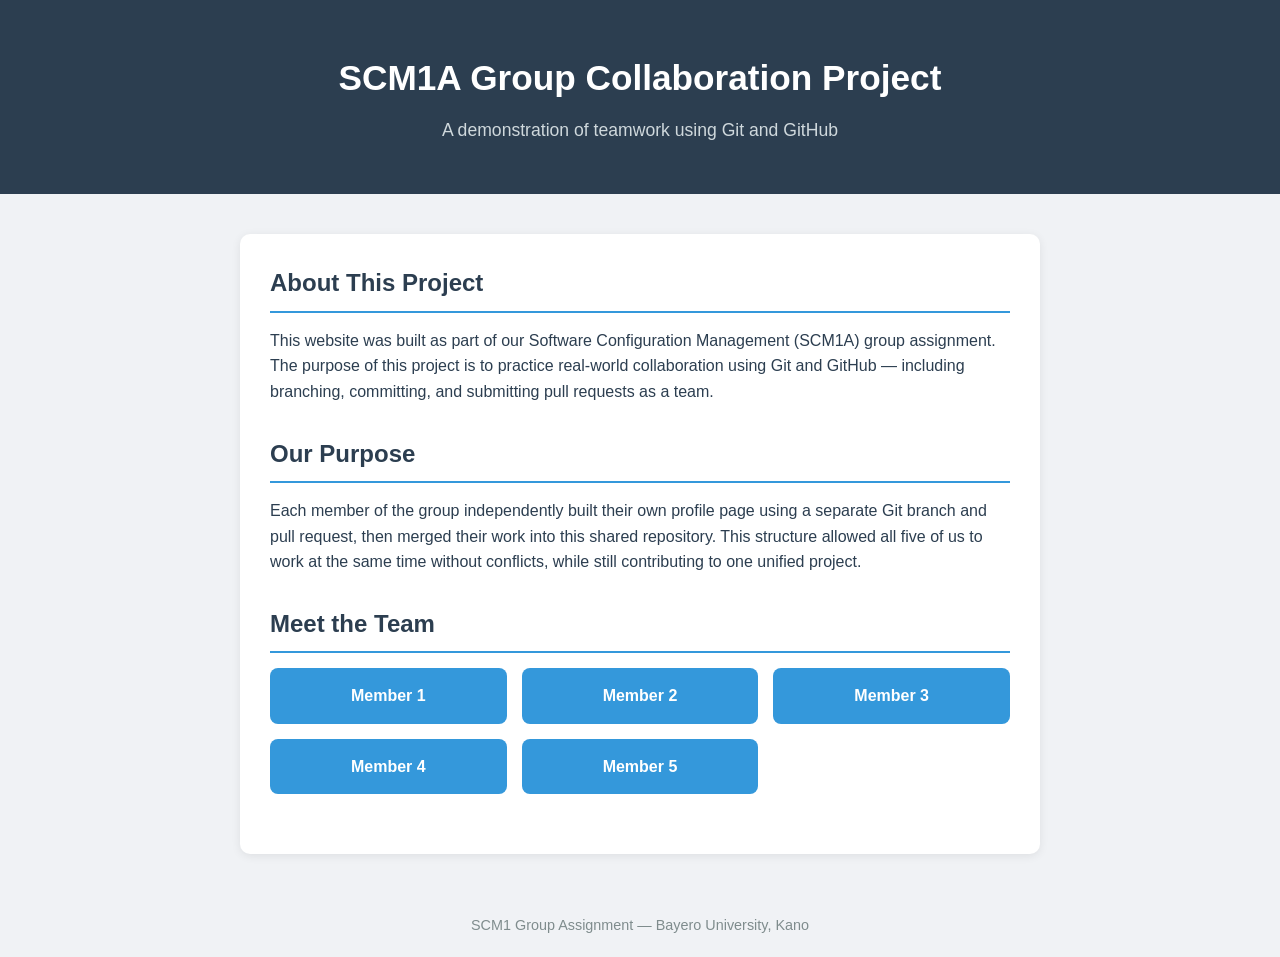
<file: index.html>
<!DOCTYPE html>
<html lang="en">
<head>
  <meta charset="UTF-8">
  <meta name="viewport" content="width=device-width, initial-scale=1.0">
  <title>SCM1A Group Project - Home</title>
  <style>
    * { box-sizing: border-box; margin: 0; padding: 0; }
    body {
      font-family: 'Segoe UI', Arial, sans-serif;
      background: #f0f2f5;
      color: #2c3e50;
      line-height: 1.6;
    }
    header {
      background: #2c3e50;
      color: white;
      padding: 50px 20px;
      text-align: center;
    }
    header h1 { font-size: 2.2em; margin-bottom: 10px; }
    header p { font-size: 1.1em; color: #cfd8dc; }
    main {
      max-width: 800px;
      margin: 40px auto;
      background: white;
      padding: 30px;
      border-radius: 10px;
      box-shadow: 0 2px 10px rgba(0,0,0,0.08);
    }
    section { margin-bottom: 30px; }
    h2 {
      color: #2c3e50;
      border-bottom: 2px solid #3498db;
      padding-bottom: 8px;
      margin-bottom: 15px;
    }
    .members {
      list-style: none;
      display: grid;
      grid-template-columns: repeat(auto-fit, minmax(180px, 1fr));
      gap: 15px;
    }
    .members li a {
      display: block;
      text-align: center;
      background: #3498db;
      color: white;
      text-decoration: none;
      padding: 15px;
      border-radius: 8px;
      font-weight: bold;
      transition: background 0.2s ease;
    }
    .members li a:hover { background: #2980b9; }
    footer {
      text-align: center;
      padding: 20px;
      color: #7f8c8d;
      font-size: 0.9em;
    }
  </style>
</head>
<body>

  <header>
    <h1>SCM1A Group Collaboration Project</h1>
    <p>A demonstration of teamwork using Git and GitHub</p>
  </header>

  <main>
    <section>
      <h2>About This Project</h2>
      <p>
        This website was built as part of our Software Configuration Management (SCM1A)
        group assignment. The purpose of this project is to practice real-world
        collaboration using Git and GitHub — including branching, committing,
        and submitting pull requests as a team.
      </p>
    </section>

    <section>
      <h2>Our Purpose</h2>
      <p>
        Each member of the group independently built their own profile page
        using a separate Git branch and pull request, then merged their work
        into this shared repository. This structure allowed all five of us to
        work at the same time without conflicts, while still contributing to
        one unified project.
      </p>
    </section>

    <section>
      <h2>Meet the Team</h2>
      <ul class="members">
        <li><a href="member1.html">Member 1</a></li>
        <li><a href="member2.html">Member 2</a></li>
        <li><a href="member3.html">Member 3</a></li>
        <li><a href="member4.html">Member 4</a></li>
        <li><a href="member5.html">Member 5</a></li>
      </ul>
    </section>
  </main>

  <footer>
    <p>SCM1 Group Assignment &mdash; Bayero University, Kano</p>
  </footer>

</body>
</html>
</file>
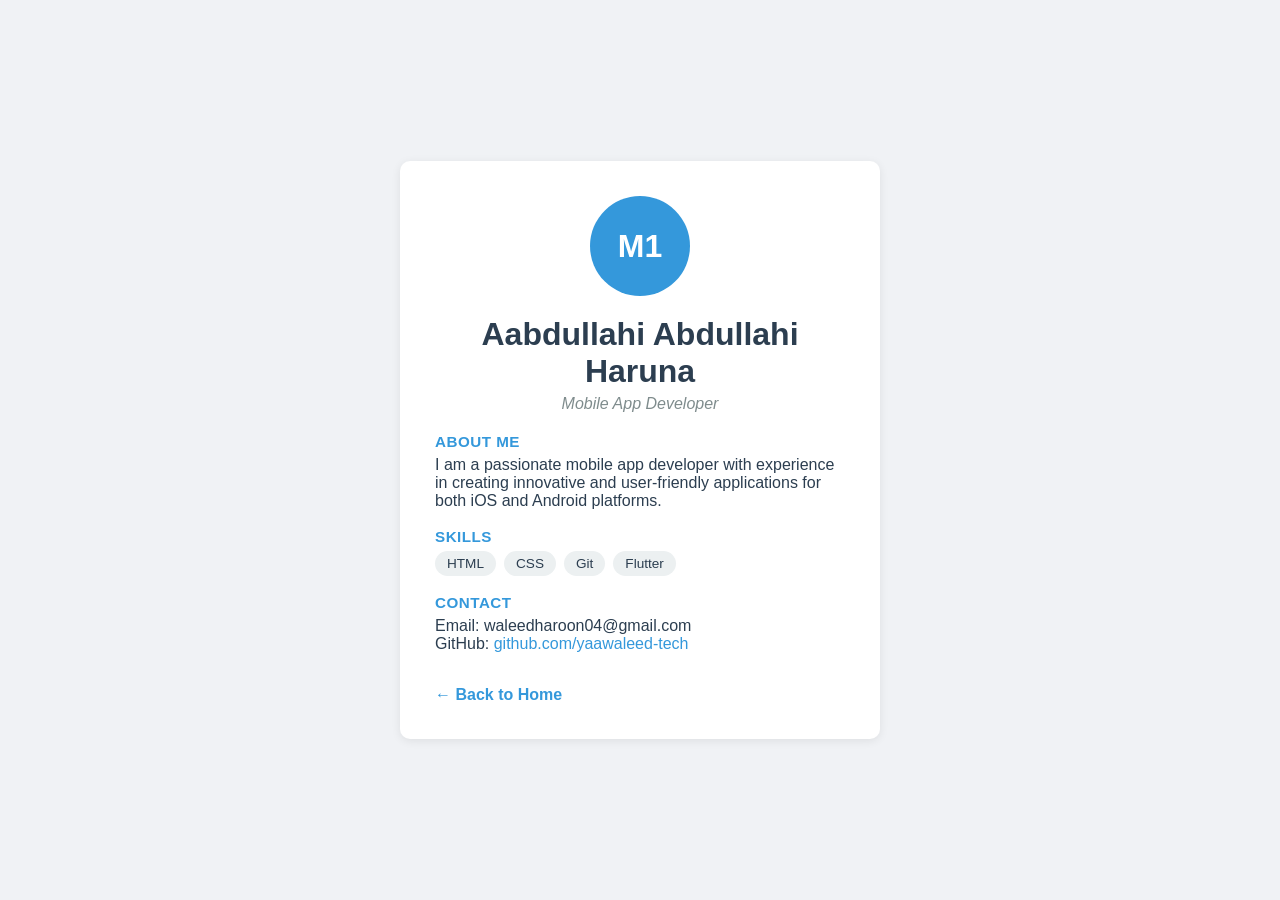
<file: member2.html>
<!DOCTYPE html>
<html lang="en">
<head>
  <meta charset="UTF-8">
  <meta name="viewport" content="width=device-width, initial-scale=1.0">
  <title>Abdullah - Profile</title>
  <style>
    * { box-sizing: border-box; margin: 0; padding: 0; }
    body {
      font-family: 'Segoe UI', Arial, sans-serif;
      background: #f0f2f5;
      color: #2c3e50;
      display: flex;
      justify-content: center;
      align-items: center;
      min-height: 100vh;
      padding: 20px;
    }
    .card {
      background: white;
      max-width: 480px;
      width: 100%;
      padding: 35px;
      border-radius: 10px;
      box-shadow: 0 2px 10px rgba(0,0,0,0.08);
    }
    .avatar {
      width: 100px;
      height: 100px;
      border-radius: 50%;
      background: #3498db;
      color: white;
      display: flex;
      align-items: center;
      justify-content: center;
      font-size: 2em;
      font-weight: bold;
      margin: 0 auto 20px auto;
    }
    h1 { text-align: center; margin-bottom: 5px; }
    .role {
      text-align: center;
      color: #7f8c8d;
      margin-bottom: 20px;
      font-style: italic;
    }
    .section { margin-bottom: 18px; }
    .section h3 {
      color: #3498db;
      margin-bottom: 6px;
      font-size: 0.95em;
      text-transform: uppercase;
      letter-spacing: 0.5px;
    }
    .skills {
      display: flex;
      flex-wrap: wrap;
      gap: 8px;
    }
    .skills span {
      background: #ecf0f1;
      padding: 5px 12px;
      border-radius: 15px;
      font-size: 0.85em;
    }
    a.back {
      display: inline-block;
      margin-top: 15px;
      color: #3498db;
      text-decoration: none;
      font-weight: bold;
    }
    a.back:hover { text-decoration: underline; }
    a.github {
      color: #3498db;
      text-decoration: none;
    }
  </style>
</head>
<body>

  <div class="card">
    <div class="avatar">M1</div>
    <h1>Aabdullahi Abdullahi Haruna</h1>
    <p class="role">Mobile App Developer</p>

    <div class="section">
      <h3>About Me</h3>
      <p> I am a passionate mobile app developer with experience in creating innovative and user-friendly applications for both iOS and Android platforms.</p>
    </div>

    <div class="section">
      <h3>Skills</h3>
      <div class="skills">
        <span>HTML</span>
        <span>CSS</span>
        <span>Git</span>
        <span>Flutter</span>
      </div>
    </div>

    <div class="section">
      <h3>Contact</h3>
      <p>Email: waleedharoon04@gmail.com</p>
      <p>GitHub: <a class="github" href="https://github.com/yaawaleed-tech">github.com/yaawaleed-tech</a></p>
    </div>

    <a class="back" href="index.html">&larr; Back to Home</a>
  </div>

</body>
</html>
</file>
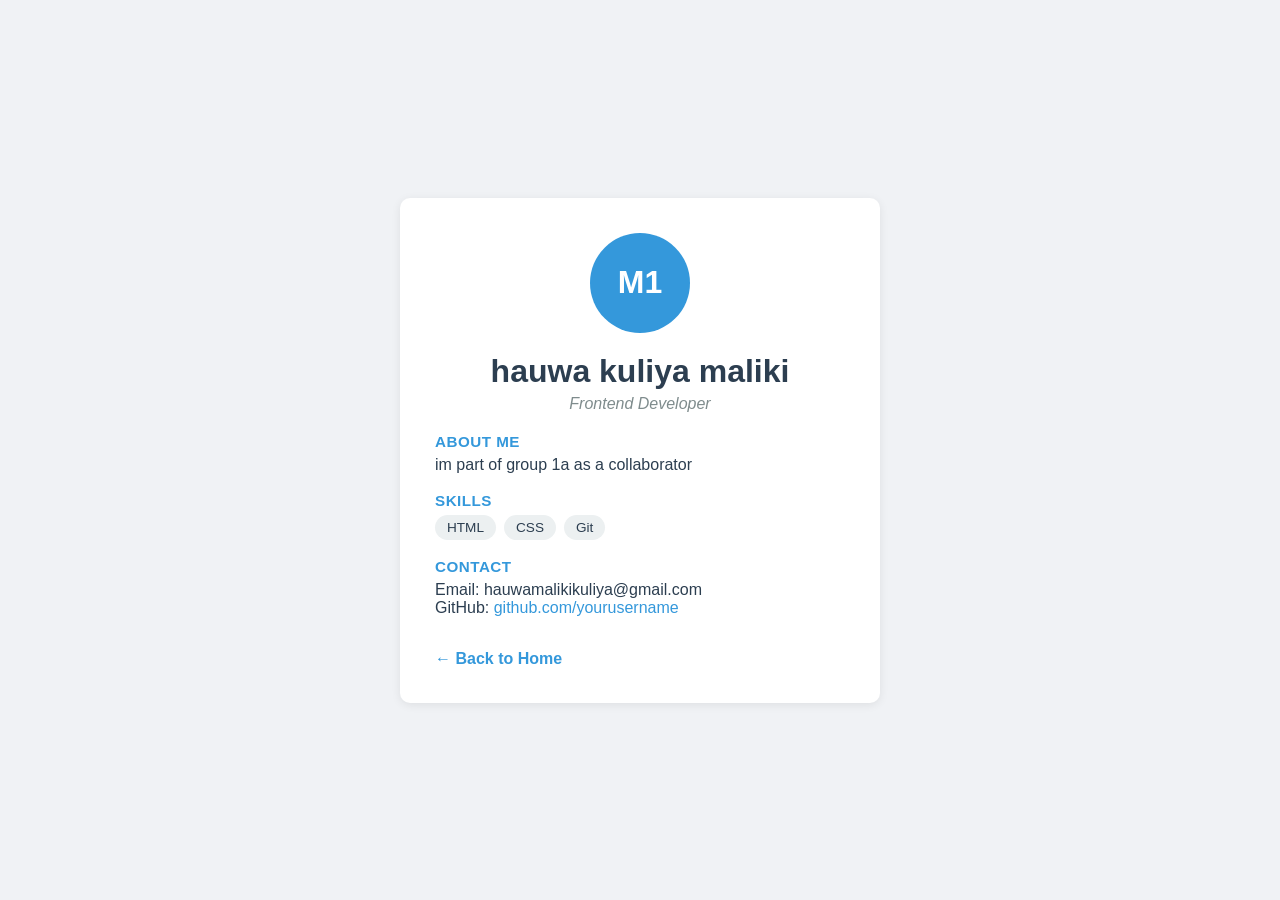
<file: member3.html>
<!DOCTYPE html>
<html lang="en">
<head>
  <meta charset="UTF-8">
  <meta name="viewport" content="width=device-width, initial-scale=1.0">
  <title>Member Name - Profile</title>
  <style>
    * { box-sizing: border-box; margin: 0; padding: 0; }
    body {
      font-family: 'Segoe UI', Arial, sans-serif;
      background: #f0f2f5;
      color: #2c3e50;
      display: flex;
      justify-content: center;
      align-items: center;
      min-height: 100vh;
      padding: 20px;
    }
    .card {
      background: white;
      max-width: 480px;
      width: 100%;
      padding: 35px;
      border-radius: 10px;
      box-shadow: 0 2px 10px rgba(0,0,0,0.08);
    }
    .avatar {
      width: 100px;
      height: 100px;
      border-radius: 50%;
      background: #3498db;
      color: white;
      display: flex;
      align-items: center;
      justify-content: center;
      font-size: 2em;
      font-weight: bold;
      margin: 0 auto 20px auto;
    }
    h1 { text-align: center; margin-bottom: 5px; }
    .role {
      text-align: center;
      color: #7f8c8d;
      margin-bottom: 20px;
      font-style: italic;
    }
    .section { margin-bottom: 18px; }
    .section h3 {
      color: #3498db;
      margin-bottom: 6px;
      font-size: 0.95em;
      text-transform: uppercase;
      letter-spacing: 0.5px;
    }
    .skills {
      display: flex;
      flex-wrap: wrap;
      gap: 8px;
    }
    .skills span {
      background: #ecf0f1;
      padding: 5px 12px;
      border-radius: 15px;
      font-size: 0.85em;
    }
    a.back {
      display: inline-block;
      margin-top: 15px;
      color: #3498db;
      text-decoration: none;
      font-weight: bold;
    }
    a.back:hover { text-decoration: underline; }
    a.github {
      color: #3498db;
      text-decoration: none;
    }
  </style>
</head>
<body>

  <div class="card">
    <div class="avatar">M1</div>
    <h1>hauwa kuliya maliki</h1>
    <p class="role"> Frontend Developer</p>

    <div class="section">
      <h3>About Me</h3>
      <p>im part of group 1a as a collaborator</p>
    </div>

    <div class="section">
      <h3>Skills</h3>
      <div class="skills">
        <span>HTML</span>
        <span>CSS</span>
        <span>Git</span>
        
      </div>
    </div>

    <div class="section">
      <h3>Contact</h3>
      <p>Email: hauwamalikikuliya@gmail.com</p>
      <p>GitHub: <a class="github" href="https://github.com/hauwamk">github.com/yourusername</a></p>
    </div>

    <a class="back" href="index.html">&larr; Back to Home</a>
  </div>

</body>
</html>
</file>
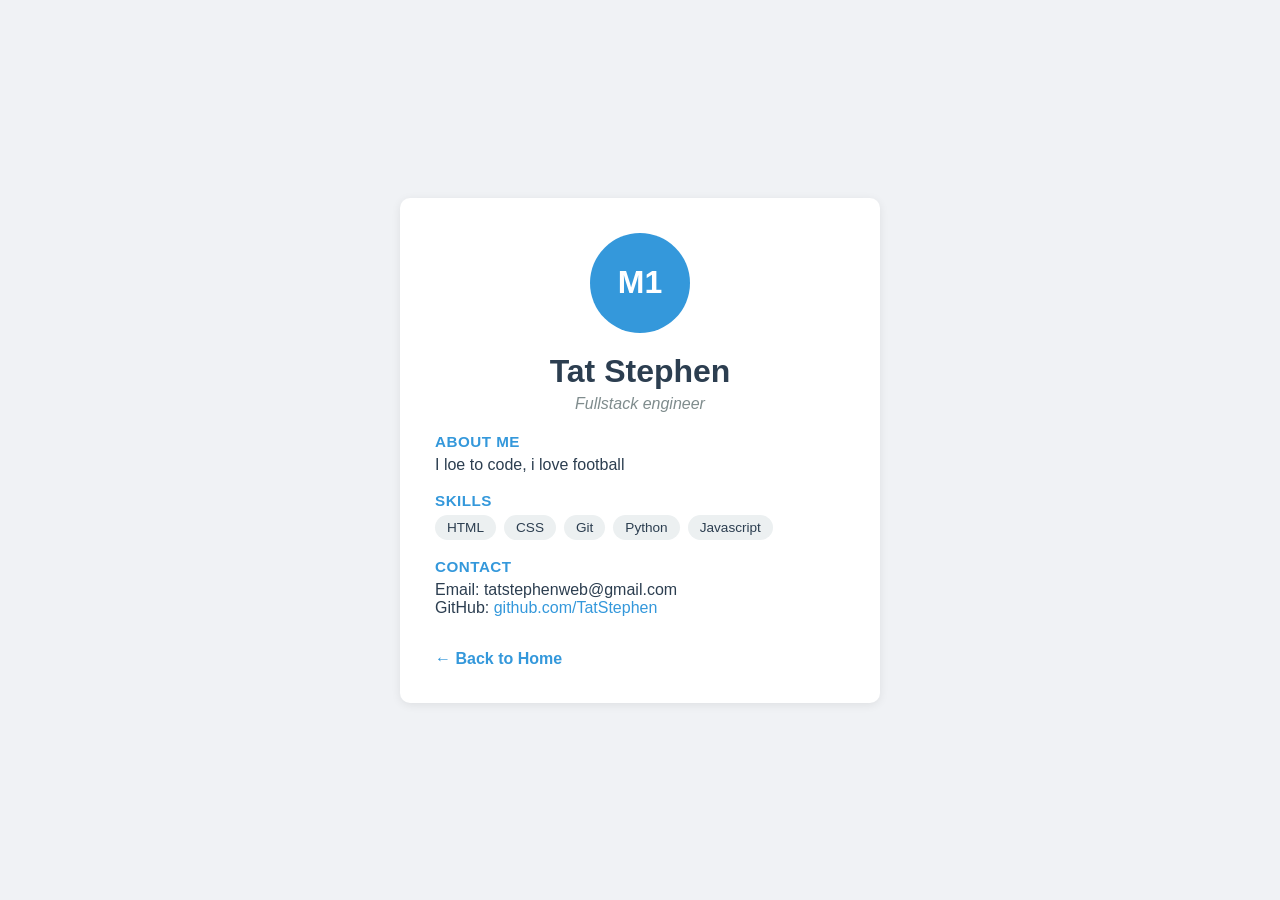
<file: member5.html>
<!DOCTYPE html>
<html lang="en">
<head>
  <meta charset="UTF-8">
  <meta name="viewport" content="width=device-width, initial-scale=1.0">
  <title>Tat Gerald Stephen - Profile</title>
  <style>
    * { box-sizing: border-box; margin: 0; padding: 0; }
    body {
      font-family: 'Segoe UI', Arial, sans-serif;
      background: #f0f2f5;
      color: #2c3e50;
      display: flex;
      justify-content: center;
      align-items: center;
      min-height: 100vh;
      padding: 20px;
    }
    .card {
      background: white;
      max-width: 480px;
      width: 100%;
      padding: 35px;
      border-radius: 10px;
      box-shadow: 0 2px 10px rgba(0,0,0,0.08);
    }
    .avatar {
      width: 100px;
      height: 100px;
      border-radius: 50%;
      background: #3498db;
      color: white;
      display: flex;
      align-items: center;
      justify-content: center;
      font-size: 2em;
      font-weight: bold;
      margin: 0 auto 20px auto;
    }
    h1 { text-align: center; margin-bottom: 5px; }
    .role {
      text-align: center;
      color: #7f8c8d;
      margin-bottom: 20px;
      font-style: italic;
    }
    .section { margin-bottom: 18px; }
    .section h3 {
      color: #3498db;
      margin-bottom: 6px;
      font-size: 0.95em;
      text-transform: uppercase;
      letter-spacing: 0.5px;
    }
    .skills {
      display: flex;
      flex-wrap: wrap;
      gap: 8px;
    }
    .skills span {
      background: #ecf0f1;
      padding: 5px 12px;
      border-radius: 15px;
      font-size: 0.85em;
    }
    a.back {
      display: inline-block;
      margin-top: 15px;
      color: #3498db;
      text-decoration: none;
      font-weight: bold;
    }
    a.back:hover { text-decoration: underline; }
    a.github {
      color: #3498db;
      text-decoration: none;
    }
  </style>
</head>
<body>

  <div class="card">
    <div class="avatar">M1</div>
    <h1>Tat Stephen</h1>
    <p class="role">Fullstack engineer</p>

    <div class="section">
      <h3>About Me</h3>
      <p>I loe to code, i love football</p>
    </div>

    <div class="section">
      <h3>Skills</h3>
      <div class="skills">
        <span>HTML</span>
        <span>CSS</span>
        <span>Git</span>
        <span>Python</span>
        <span>Javascript</span>
      </div>
    </div>

    <div class="section">
      <h3>Contact</h3>
      <p>Email: tatstephenweb@gmail.com</p>
      <p>GitHub: <a class="github" href="https://github.com/tatstephen">github.com/TatStephen</a></p>
    </div>

    <a class="back" href="index.html">&larr; Back to Home</a>
  </div>

</body>
</html>
</file>
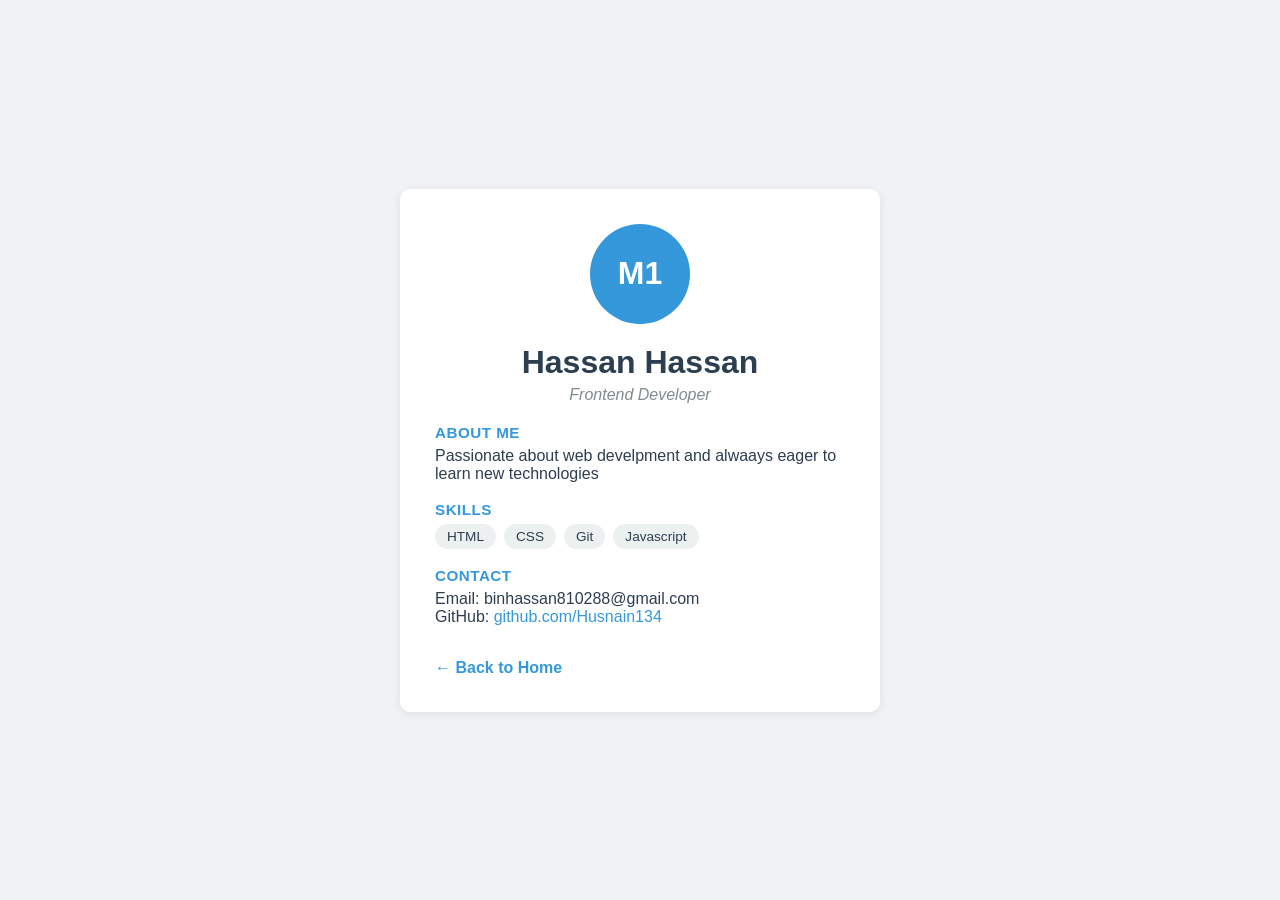
<file: OneDrive/Desktop/SCM_1A/member4.html>
<!DOCTYPE html>
<html lang="en">
<head>
  <meta charset="UTF-8">
  <meta name="viewport" content="width=device-width, initial-scale=1.0">
  <title>Member Name - Profile</title>
  <style>
    * { box-sizing: border-box; margin: 0; padding: 0; }
    body {
      font-family: 'Segoe UI', Arial, sans-serif;
      background: #f0f2f5;
      color: #2c3e50;
      display: flex;
      justify-content: center;
      align-items: center;
      min-height: 100vh;
      padding: 20px;
    }
    .card {
      background: white;
      max-width: 480px;
      width: 100%;
      padding: 35px;
      border-radius: 10px;
      box-shadow: 0 2px 10px rgba(0,0,0,0.08);
    }
    .avatar {
      width: 100px;
      height: 100px;
      border-radius: 50%;
      background: #3498db;
      color: white;
      display: flex;
      align-items: center;
      justify-content: center;
      font-size: 2em;
      font-weight: bold;
      margin: 0 auto 20px auto;
    }
    h1 { text-align: center; margin-bottom: 5px; }
    .role {
      text-align: center;
      color: #7f8c8d;
      margin-bottom: 20px;
      font-style: italic;
    }
    .section { margin-bottom: 18px; }
    .section h3 {
      color: #3498db;
      margin-bottom: 6px;
      font-size: 0.95em;
      text-transform: uppercase;
      letter-spacing: 0.5px;
    }
    .skills {
      display: flex;
      flex-wrap: wrap;
      gap: 8px;
    }
    .skills span {
      background: #ecf0f1;
      padding: 5px 12px;
      border-radius: 15px;
      font-size: 0.85em;
    }
    a.back {
      display: inline-block;
      margin-top: 15px;
      color: #3498db;
      text-decoration: none;
      font-weight: bold;
    }
    a.back:hover { text-decoration: underline; }
    a.github {
      color: #3498db;
      text-decoration: none;
    }
  </style>
</head>
<body>

  <div class="card">
    <div class="avatar">M1</div>
    <h1>Hassan Hassan</h1>
    <p class="role">Frontend Developer</p>

    <div class="section">
      <h3>About Me</h3>
      <p>Passionate about web develpment and alwaays eager to learn new technologies</p>
    </div>

    <div class="section">
      <h3>Skills</h3>
      <div class="skills">
        <span>HTML</span>
        <span>CSS</span>
        <span>Git</span>
        <span>Javascript</span>
      </div>
    </div>

    <div class="section">
      <h3>Contact</h3>
      <p>Email: binhassan810288@gmail.com</p>
      <p>GitHub: <a class="github" href="https://github.com/Husnain134">github.com/Husnain134</a></p>
    </div>

    <a class="back" href="index.html">&larr; Back to Home</a>
  </div>

</body>
</html>
</file>
